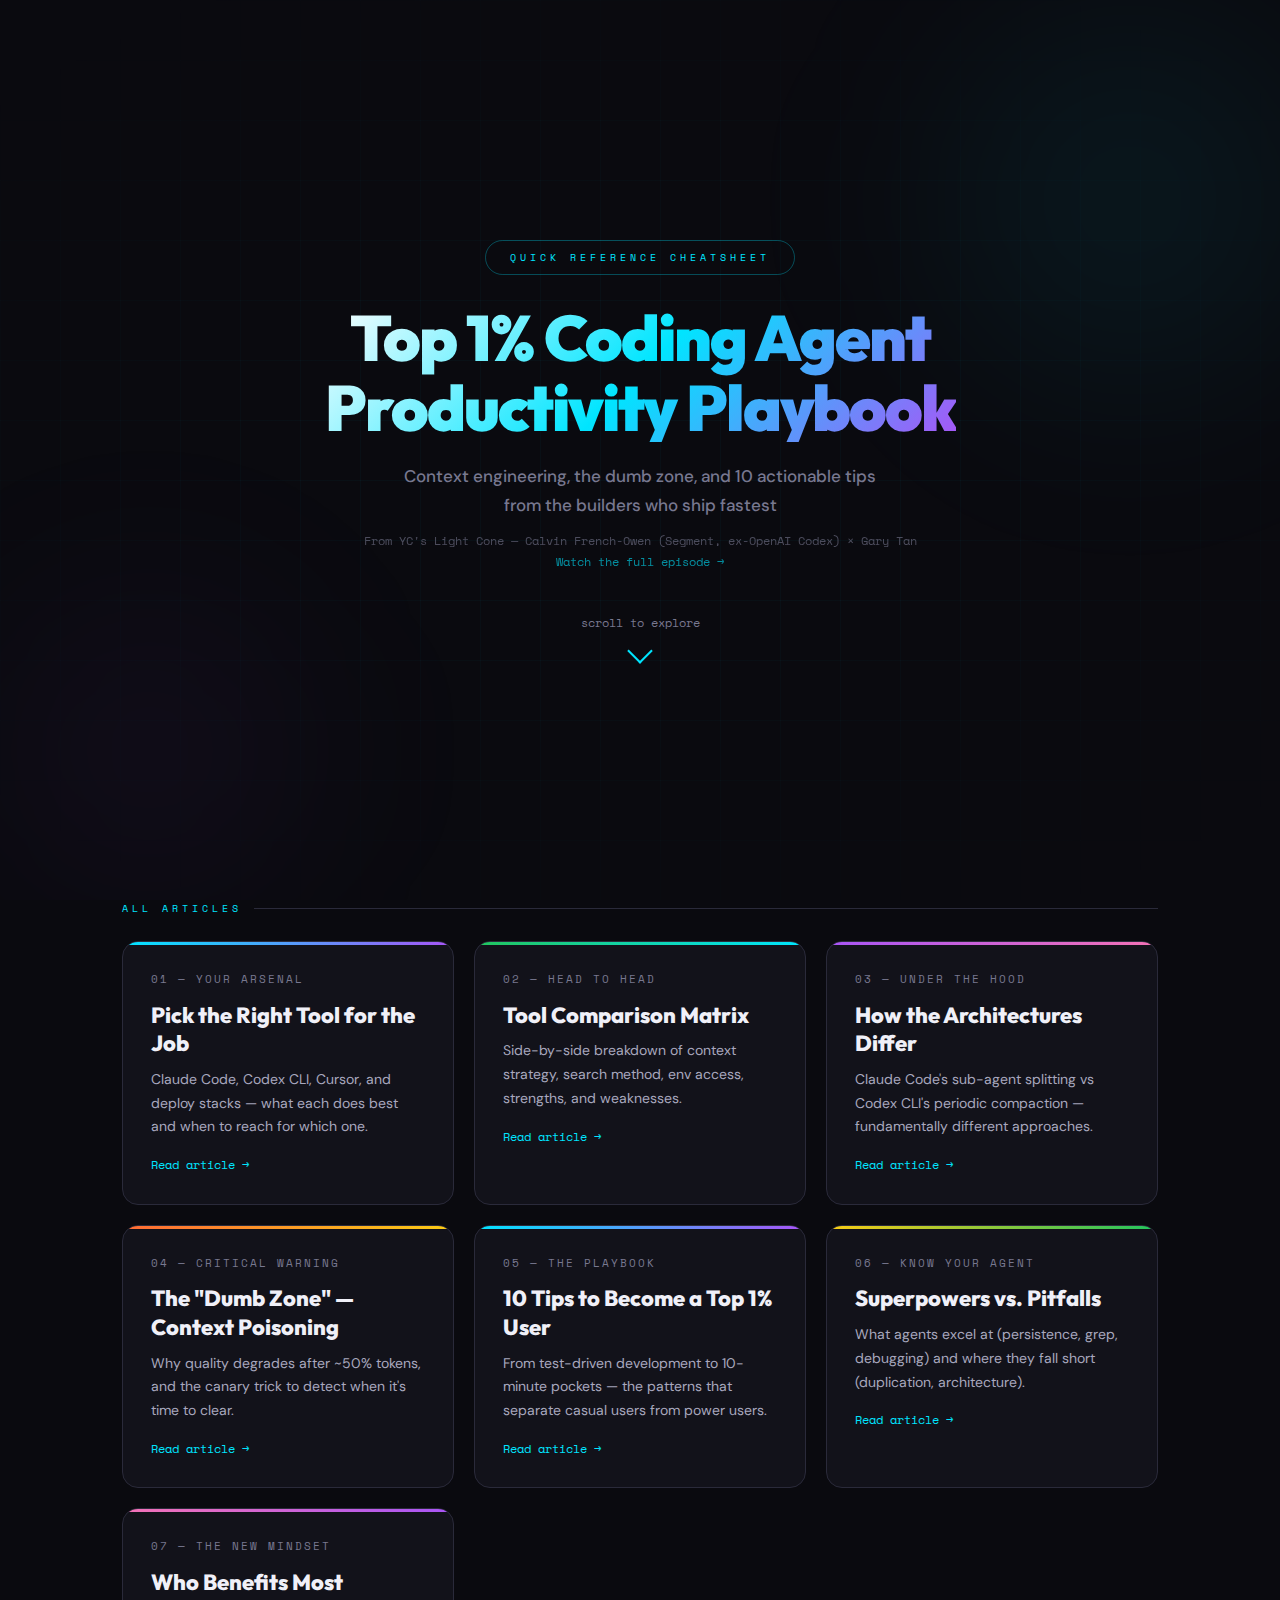
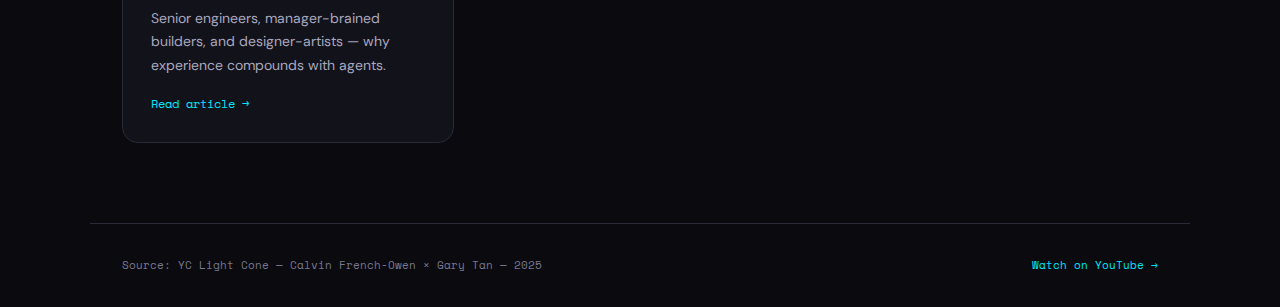
<file: index.html>
<!DOCTYPE html>
<html lang="en">
<head>
<meta charset="UTF-8">
<meta name="viewport" content="width=device-width, initial-scale=1.0">
<title>Top 1% Coding Agent Productivity Playbook</title>
<meta name="description" content="Context engineering, the dumb zone, and 10 actionable tips from the builders who ship fastest.">
<meta property="og:title" content="Top 1% Coding Agent Productivity Playbook">
<meta property="og:description" content="Context engineering, the dumb zone, and 10 actionable tips from the builders who ship fastest.">
<link href="https://fonts.googleapis.com/css2?family=Space+Mono:wght@400;700&family=DM+Sans:wght@400;500;600;700&family=Outfit:wght@300;400;600;700;800;900&display=swap" rel="stylesheet">
<link rel="stylesheet" href="style.css">
</head>
<body>

<section class="hero" id="top">
  <div class="hero-glow-1"></div>
  <div class="hero-glow-2"></div>
  <div class="hero-content">
    <div class="badge">Quick Reference Cheatsheet</div>
    <h1>Top 1% Coding Agent<br>Productivity Playbook</h1>
    <p class="subtitle">Context engineering, the dumb zone, and 10 actionable tips<br>from the builders who ship fastest</p>
    <p class="meta">From YC's Light Cone — Calvin French-Owen (Segment, ex-OpenAI Codex) × Gary Tan<br><a href="https://www.youtube.com/watch?v=qwmmWzPnhog" target="_blank">Watch the full episode →</a></p>
    <a href="#articles" class="scroll-cue">
      scroll to explore
      <div class="arrow"></div>
    </a>
  </div>
</section>

<div class="articles-hub" id="articles">
  <div class="hub-title">All Articles</div>
  <div class="hub-grid">

    <a href="articles/your-arsenal.html" class="hub-card c-cyan">
      <div class="card-num">01 — Your Arsenal</div>
      <div class="card-title">Pick the Right Tool for the Job</div>
      <div class="card-desc">Claude Code, Codex CLI, Cursor, and deploy stacks — what each does best and when to reach for which one.</div>
      <div class="card-arrow">Read article →</div>
    </a>

    <a href="articles/tool-comparison.html" class="hub-card c-green">
      <div class="card-num">02 — Head to Head</div>
      <div class="card-title">Tool Comparison Matrix</div>
      <div class="card-desc">Side-by-side breakdown of context strategy, search method, env access, strengths, and weaknesses.</div>
      <div class="card-arrow">Read article →</div>
    </a>

    <a href="articles/architecture.html" class="hub-card c-purple">
      <div class="card-num">03 — Under the Hood</div>
      <div class="card-title">How the Architectures Differ</div>
      <div class="card-desc">Claude Code's sub-agent splitting vs Codex CLI's periodic compaction — fundamentally different approaches.</div>
      <div class="card-arrow">Read article →</div>
    </a>

    <a href="articles/context-poisoning.html" class="hub-card c-orange">
      <div class="card-num">04 — Critical Warning</div>
      <div class="card-title">The "Dumb Zone" — Context Poisoning</div>
      <div class="card-desc">Why quality degrades after ~50% tokens, and the canary trick to detect when it's time to clear.</div>
      <div class="card-arrow">Read article →</div>
    </a>

    <a href="articles/10-tips.html" class="hub-card c-cyan">
      <div class="card-num">05 — The Playbook</div>
      <div class="card-title">10 Tips to Become a Top 1% User</div>
      <div class="card-desc">From test-driven development to 10-minute pockets — the patterns that separate casual users from power users.</div>
      <div class="card-arrow">Read article →</div>
    </a>

    <a href="articles/superpowers.html" class="hub-card c-yellow">
      <div class="card-num">06 — Know Your Agent</div>
      <div class="card-title">Superpowers vs. Pitfalls</div>
      <div class="card-desc">What agents excel at (persistence, grep, debugging) and where they fall short (duplication, architecture).</div>
      <div class="card-arrow">Read article →</div>
    </a>

    <a href="articles/who-benefits.html" class="hub-card c-pink">
      <div class="card-num">07 — The New Mindset</div>
      <div class="card-title">Who Benefits Most</div>
      <div class="card-desc">Senior engineers, manager-brained builders, and designer-artists — why experience compounds with agents.</div>
      <div class="card-arrow">Read article →</div>
    </a>

  </div>
</div>

<footer class="footer">
  <span>Source: YC Light Cone — Calvin French-Owen × Gary Tan — 2025</span>
  <a href="https://www.youtube.com/watch?v=qwmmWzPnhog" target="_blank">Watch on YouTube →</a>
</footer>

</body>
</html>
</file>
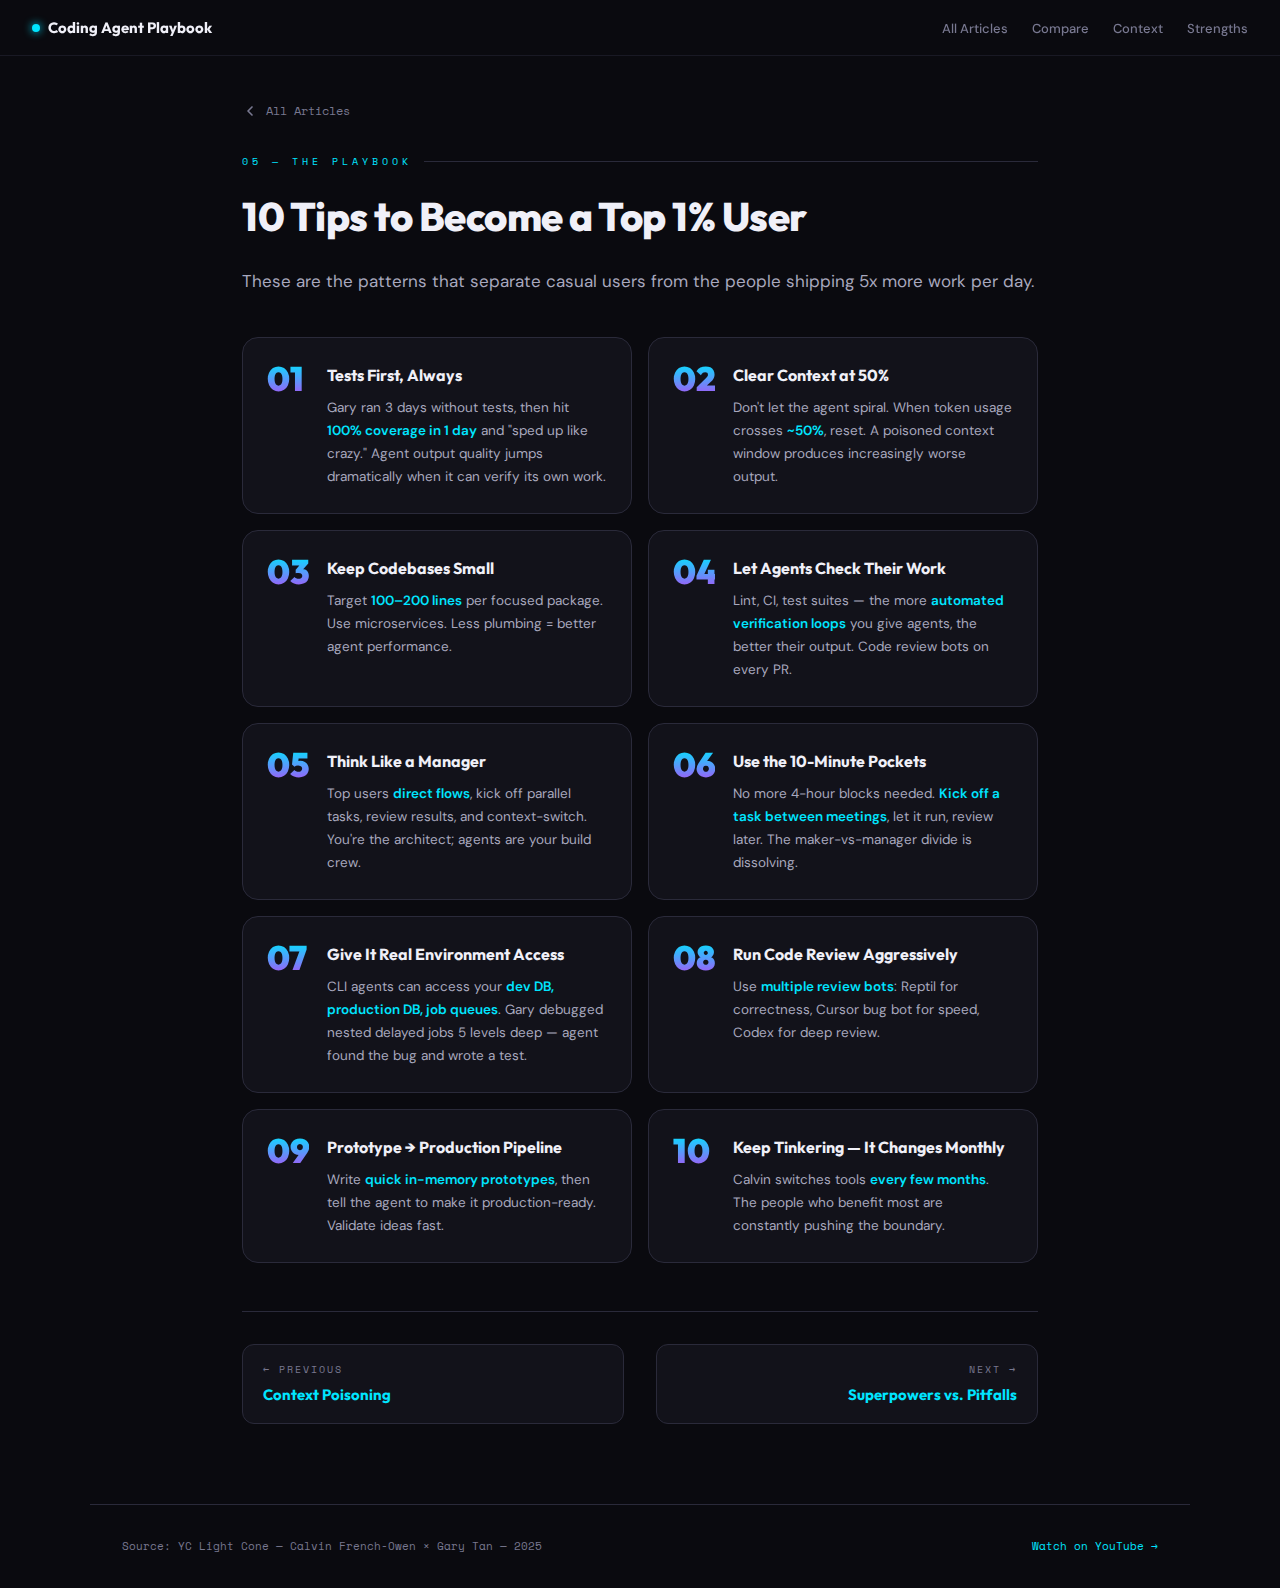
<file: articles/10-tips.html>
<!DOCTYPE html>
<html lang="en">
<head>
<meta charset="UTF-8">
<meta name="viewport" content="width=device-width, initial-scale=1.0">
<title>10 Tips to Become a Top 1% User — Coding Agent Playbook</title>
<link href="https://fonts.googleapis.com/css2?family=Space+Mono:wght@400;700&family=DM+Sans:wght@400;500;600;700&family=Outfit:wght@300;400;600;700;800;900&display=swap" rel="stylesheet">
<link rel="stylesheet" href="../style.css">
</head>
<body>

<nav class="nav">
  <a href="../" class="nav-brand"><span class="ndot"></span> Coding Agent Playbook</a>
  <ul class="nav-links">
    <li><a href="../">All Articles</a></li>
    <li><a href="tool-comparison.html">Compare</a></li>
    <li><a href="context-poisoning.html">Context</a></li>
    <li><a href="superpowers.html">Strengths</a></li>
  </ul>
</nav>

<div class="article-page">
  <a href="../" class="back-link">
    <svg viewBox="0 0 24 24" fill="none" stroke-width="2.5" stroke-linecap="round" stroke-linejoin="round"><polyline points="15 18 9 12 15 6"></polyline></svg>
    All Articles
  </a>

  <div class="page-label">05 — The Playbook</div>
  <h1 class="page-title">10 Tips to Become a Top 1% User</h1>
  <p class="page-intro">These are the patterns that separate casual users from the people shipping 5x more work per day.</p>

  <div class="article-section">
    <div class="tips-grid">
      <div class="tip-card"><div class="tip-num">01</div><div class="tip-content"><h3>Tests First, Always</h3><p>Gary ran 3 days without tests, then hit <span class="hl">100% coverage in 1 day</span> and "sped up like crazy." Agent output quality jumps dramatically when it can verify its own work.</p></div></div>
      <div class="tip-card"><div class="tip-num">02</div><div class="tip-content"><h3>Clear Context at 50%</h3><p>Don't let the agent spiral. When token usage crosses <span class="hl">~50%</span>, reset. A poisoned context window produces increasingly worse output.</p></div></div>
      <div class="tip-card"><div class="tip-num">03</div><div class="tip-content"><h3>Keep Codebases Small</h3><p>Target <span class="hl">100–200 lines</span> per focused package. Use microservices. Less plumbing = better agent performance.</p></div></div>
      <div class="tip-card"><div class="tip-num">04</div><div class="tip-content"><h3>Let Agents Check Their Work</h3><p>Lint, CI, test suites — the more <span class="hl">automated verification loops</span> you give agents, the better their output. Code review bots on every PR.</p></div></div>
      <div class="tip-card"><div class="tip-num">05</div><div class="tip-content"><h3>Think Like a Manager</h3><p>Top users <span class="hl">direct flows</span>, kick off parallel tasks, review results, and context-switch. You're the architect; agents are your build crew.</p></div></div>
      <div class="tip-card"><div class="tip-num">06</div><div class="tip-content"><h3>Use the 10-Minute Pockets</h3><p>No more 4-hour blocks needed. <span class="hl">Kick off a task between meetings</span>, let it run, review later. The maker-vs-manager divide is dissolving.</p></div></div>
      <div class="tip-card"><div class="tip-num">07</div><div class="tip-content"><h3>Give It Real Environment Access</h3><p>CLI agents can access your <span class="hl">dev DB, production DB, job queues</span>. Gary debugged nested delayed jobs 5 levels deep — agent found the bug and wrote a test.</p></div></div>
      <div class="tip-card"><div class="tip-num">08</div><div class="tip-content"><h3>Run Code Review Aggressively</h3><p>Use <span class="hl">multiple review bots</span>: Reptil for correctness, Cursor bug bot for speed, Codex for deep review.</p></div></div>
      <div class="tip-card"><div class="tip-num">09</div><div class="tip-content"><h3>Prototype → Production Pipeline</h3><p>Write <span class="hl">quick in-memory prototypes</span>, then tell the agent to make it production-ready. Validate ideas fast.</p></div></div>
      <div class="tip-card"><div class="tip-num">10</div><div class="tip-content"><h3>Keep Tinkering — It Changes Monthly</h3><p>Calvin switches tools <span class="hl">every few months</span>. The people who benefit most are constantly pushing the boundary.</p></div></div>
    </div>
  </div>

  <div class="article-nav">
    <a href="context-poisoning.html">
      <span class="nav-label">← Previous</span>
      <span class="nav-title">Context Poisoning</span>
    </a>
    <a href="superpowers.html" class="next">
      <span class="nav-label">Next →</span>
      <span class="nav-title">Superpowers vs. Pitfalls</span>
    </a>
  </div>
</div>

<footer class="footer">
  <span>Source: YC Light Cone — Calvin French-Owen × Gary Tan — 2025</span>
  <a href="https://www.youtube.com/watch?v=qwmmWzPnhog" target="_blank">Watch on YouTube →</a>
</footer>
</body>
</html>
</file>
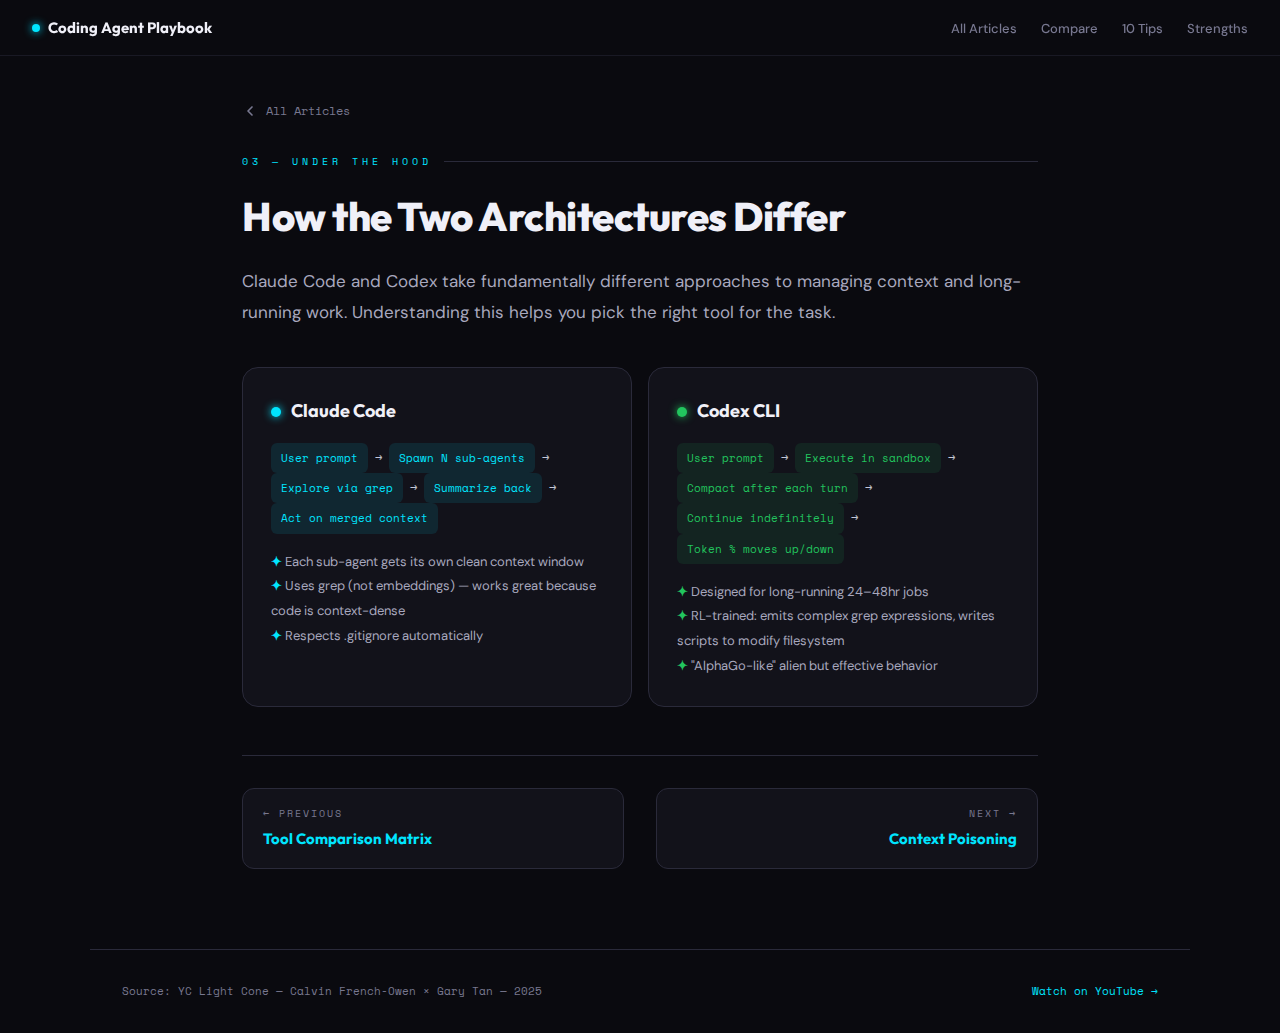
<file: articles/architecture.html>
<!DOCTYPE html>
<html lang="en">
<head>
<meta charset="UTF-8">
<meta name="viewport" content="width=device-width, initial-scale=1.0">
<title>How the Architectures Differ — Coding Agent Playbook</title>
<link href="https://fonts.googleapis.com/css2?family=Space+Mono:wght@400;700&family=DM+Sans:wght@400;500;600;700&family=Outfit:wght@300;400;600;700;800;900&display=swap" rel="stylesheet">
<link rel="stylesheet" href="../style.css">
</head>
<body>

<nav class="nav">
  <a href="../" class="nav-brand"><span class="ndot"></span> Coding Agent Playbook</a>
  <ul class="nav-links">
    <li><a href="../">All Articles</a></li>
    <li><a href="tool-comparison.html">Compare</a></li>
    <li><a href="10-tips.html">10 Tips</a></li>
    <li><a href="superpowers.html">Strengths</a></li>
  </ul>
</nav>

<div class="article-page">
  <a href="../" class="back-link">
    <svg viewBox="0 0 24 24" fill="none" stroke-width="2.5" stroke-linecap="round" stroke-linejoin="round"><polyline points="15 18 9 12 15 6"></polyline></svg>
    All Articles
  </a>

  <div class="page-label">03 — Under the Hood</div>
  <h1 class="page-title">How the Two Architectures Differ</h1>
  <p class="page-intro">Claude Code and Codex take fundamentally different approaches to managing context and long-running work. Understanding this helps you pick the right tool for the task.</p>

  <div class="article-section">
    <div class="arch-grid">
      <div class="arch-card">
        <h3><span class="dot cyan"></span> Claude Code</h3>
        <div class="flow">
          <span class="node cyan-bg">User prompt</span> →
          <span class="node cyan-bg">Spawn N sub-agents</span> →
          <span class="node cyan-bg">Explore via grep</span> →
          <span class="node cyan-bg">Summarize back</span> →
          <span class="node cyan-bg">Act on merged context</span>
        </div>
        <div class="detail">
          <span>✦</span> Each sub-agent gets its own clean context window<br>
          <span>✦</span> Uses grep (not embeddings) — works great because code is context-dense<br>
          <span>✦</span> Respects .gitignore automatically
        </div>
      </div>
      <div class="arch-card">
        <h3><span class="dot green"></span> Codex CLI</h3>
        <div class="flow">
          <span class="node green-bg">User prompt</span> →
          <span class="node green-bg">Execute in sandbox</span> →
          <span class="node green-bg">Compact after each turn</span> →
          <span class="node green-bg">Continue indefinitely</span> →
          <span class="node green-bg">Token % moves up/down</span>
        </div>
        <div class="detail">
          <span>✦</span> Designed for long-running 24–48hr jobs<br>
          <span>✦</span> RL-trained: emits complex grep expressions, writes scripts to modify filesystem<br>
          <span>✦</span> "AlphaGo-like" alien but effective behavior
        </div>
      </div>
    </div>
  </div>

  <div class="article-nav">
    <a href="tool-comparison.html">
      <span class="nav-label">← Previous</span>
      <span class="nav-title">Tool Comparison Matrix</span>
    </a>
    <a href="context-poisoning.html" class="next">
      <span class="nav-label">Next →</span>
      <span class="nav-title">Context Poisoning</span>
    </a>
  </div>
</div>

<footer class="footer">
  <span>Source: YC Light Cone — Calvin French-Owen × Gary Tan — 2025</span>
  <a href="https://www.youtube.com/watch?v=qwmmWzPnhog" target="_blank">Watch on YouTube →</a>
</footer>
</body>
</html>
</file>
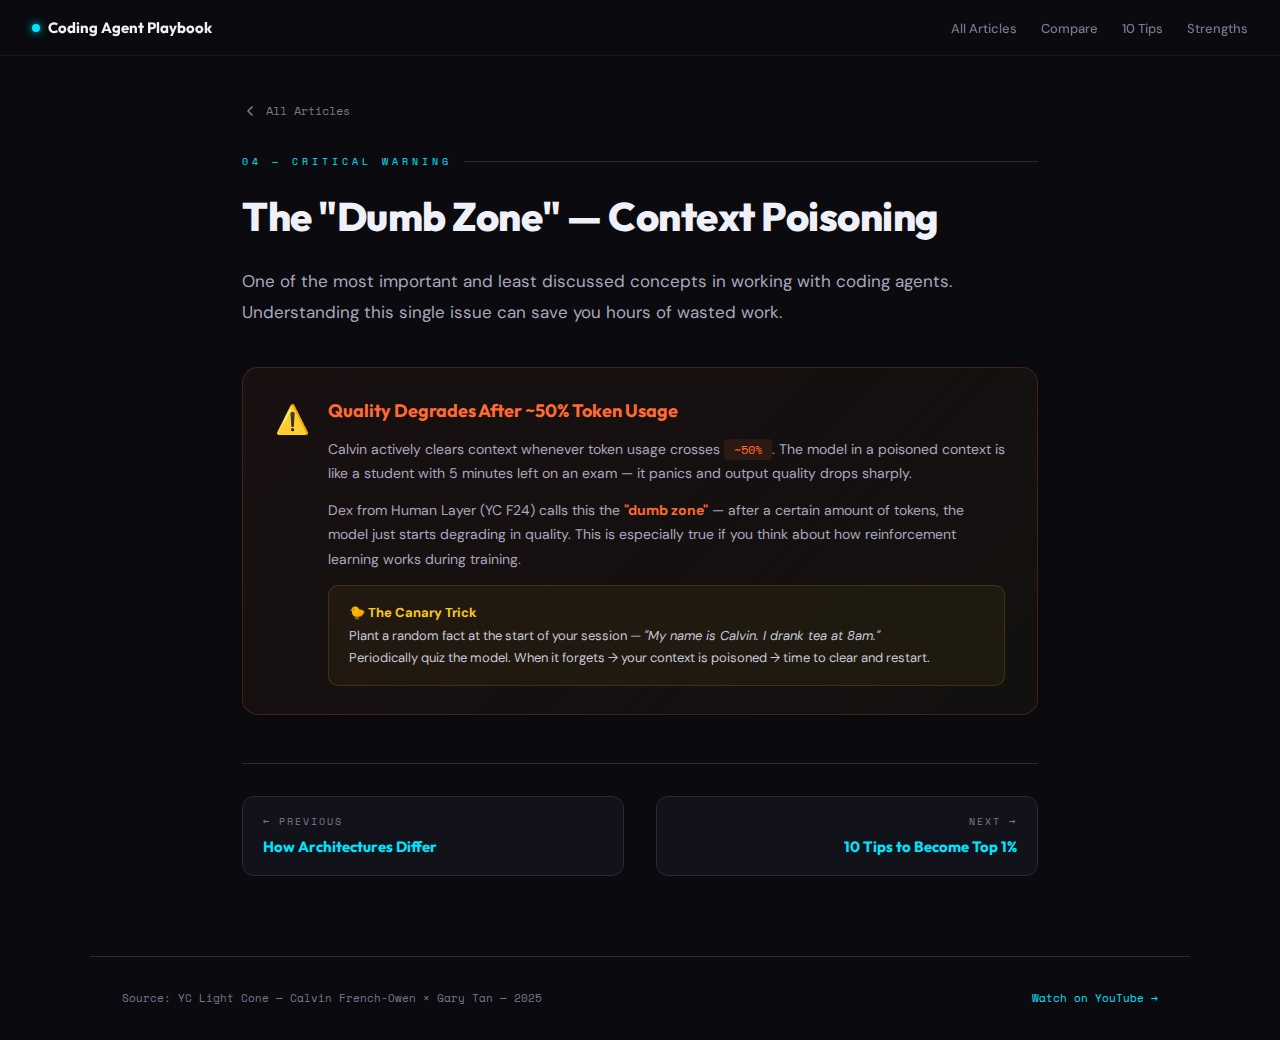
<file: articles/context-poisoning.html>
<!DOCTYPE html>
<html lang="en">
<head>
<meta charset="UTF-8">
<meta name="viewport" content="width=device-width, initial-scale=1.0">
<title>The "Dumb Zone" — Context Poisoning — Coding Agent Playbook</title>
<link href="https://fonts.googleapis.com/css2?family=Space+Mono:wght@400;700&family=DM+Sans:wght@400;500;600;700&family=Outfit:wght@300;400;600;700;800;900&display=swap" rel="stylesheet">
<link rel="stylesheet" href="../style.css">
</head>
<body>

<nav class="nav">
  <a href="../" class="nav-brand"><span class="ndot"></span> Coding Agent Playbook</a>
  <ul class="nav-links">
    <li><a href="../">All Articles</a></li>
    <li><a href="tool-comparison.html">Compare</a></li>
    <li><a href="10-tips.html">10 Tips</a></li>
    <li><a href="superpowers.html">Strengths</a></li>
  </ul>
</nav>

<div class="article-page">
  <a href="../" class="back-link">
    <svg viewBox="0 0 24 24" fill="none" stroke-width="2.5" stroke-linecap="round" stroke-linejoin="round"><polyline points="15 18 9 12 15 6"></polyline></svg>
    All Articles
  </a>

  <div class="page-label">04 — Critical Warning</div>
  <h1 class="page-title">The "Dumb Zone" — Context Poisoning</h1>
  <p class="page-intro">One of the most important and least discussed concepts in working with coding agents. Understanding this single issue can save you hours of wasted work.</p>

  <div class="article-section">
    <div class="warning-banner">
      <div class="warning-icon">⚠️</div>
      <div>
        <h3>Quality Degrades After ~50% Token Usage</h3>
        <p>Calvin actively clears context whenever token usage crosses <span class="mono">~50%</span>. The model in a poisoned context is like a student with 5 minutes left on an exam — it panics and output quality drops sharply.</p>
        <p style="margin-top:12px;">Dex from Human Layer (YC F24) calls this the <strong style="color:var(--accent-orange)">"dumb zone"</strong> — after a certain amount of tokens, the model just starts degrading in quality. This is especially true if you think about how reinforcement learning works during training.</p>
        <div class="canary">
          <strong>🐤 The Canary Trick</strong><br>
          Plant a random fact at the start of your session — <em>"My name is Calvin. I drank tea at 8am."</em><br>
          Periodically quiz the model. When it forgets → your context is poisoned → time to clear and restart.
        </div>
      </div>
    </div>
  </div>

  <div class="article-nav">
    <a href="architecture.html">
      <span class="nav-label">← Previous</span>
      <span class="nav-title">How Architectures Differ</span>
    </a>
    <a href="10-tips.html" class="next">
      <span class="nav-label">Next →</span>
      <span class="nav-title">10 Tips to Become Top 1%</span>
    </a>
  </div>
</div>

<footer class="footer">
  <span>Source: YC Light Cone — Calvin French-Owen × Gary Tan — 2025</span>
  <a href="https://www.youtube.com/watch?v=qwmmWzPnhog" target="_blank">Watch on YouTube →</a>
</footer>
</body>
</html>
</file>
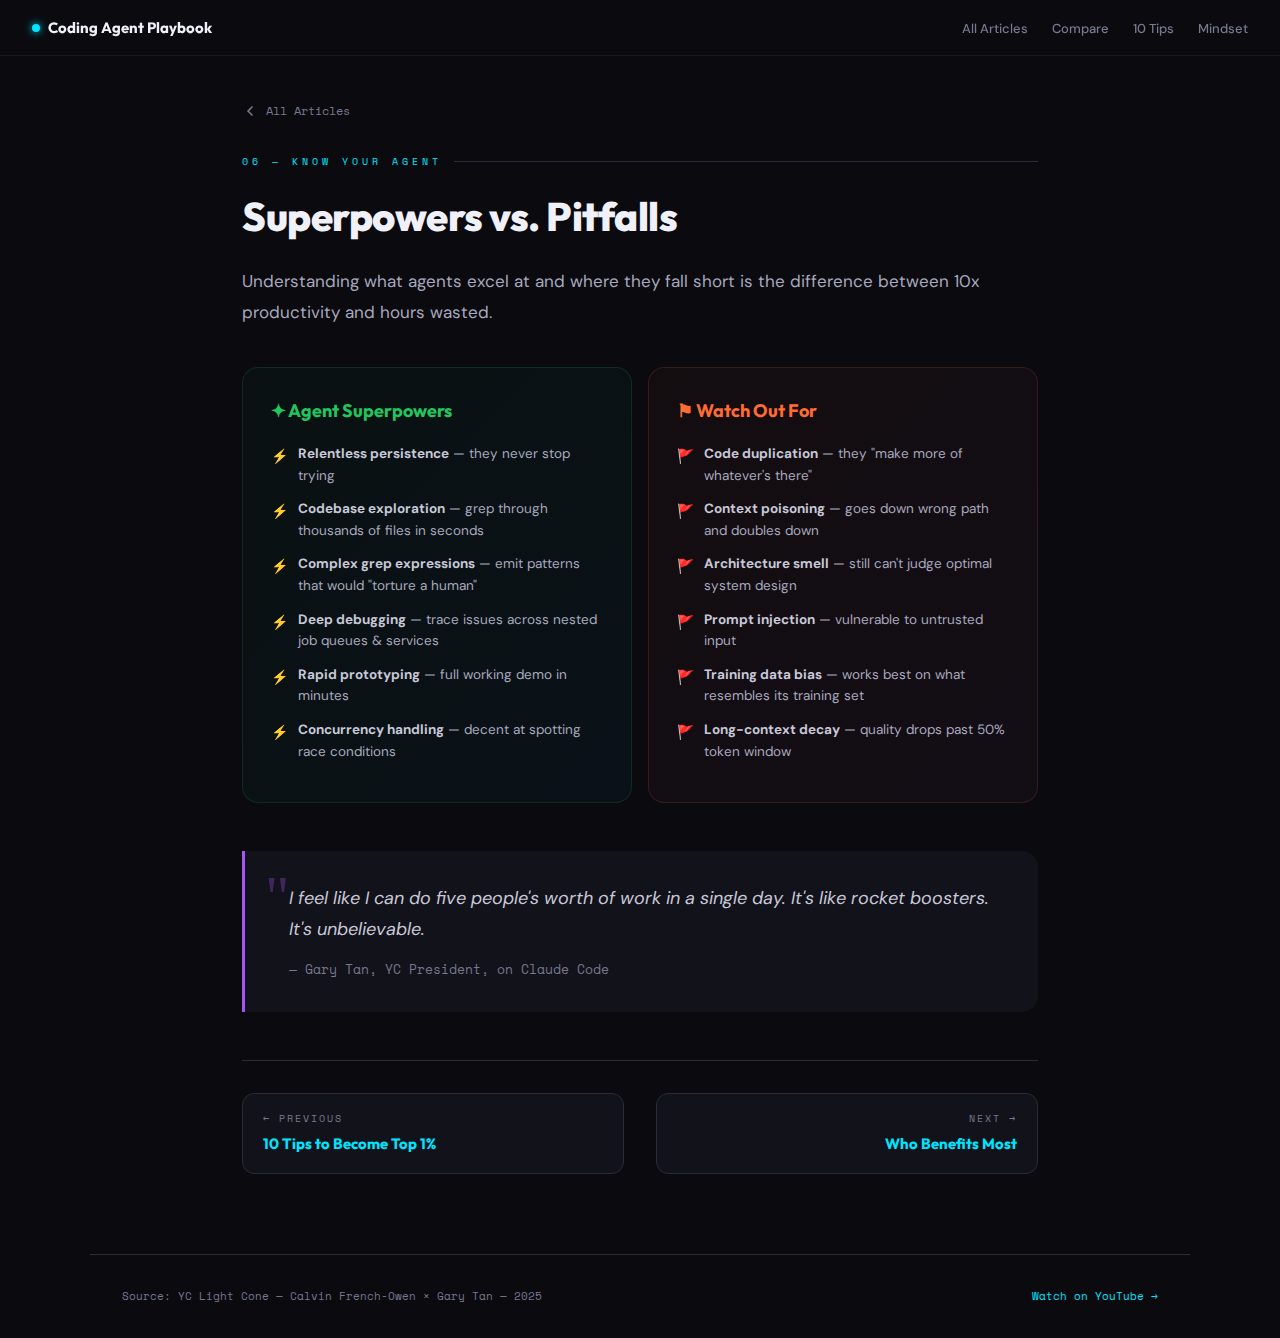
<file: articles/superpowers.html>
<!DOCTYPE html>
<html lang="en">
<head>
<meta charset="UTF-8">
<meta name="viewport" content="width=device-width, initial-scale=1.0">
<title>Superpowers vs. Pitfalls — Coding Agent Playbook</title>
<link href="https://fonts.googleapis.com/css2?family=Space+Mono:wght@400;700&family=DM+Sans:wght@400;500;600;700&family=Outfit:wght@300;400;600;700;800;900&display=swap" rel="stylesheet">
<link rel="stylesheet" href="../style.css">
</head>
<body>

<nav class="nav">
  <a href="../" class="nav-brand"><span class="ndot"></span> Coding Agent Playbook</a>
  <ul class="nav-links">
    <li><a href="../">All Articles</a></li>
    <li><a href="tool-comparison.html">Compare</a></li>
    <li><a href="10-tips.html">10 Tips</a></li>
    <li><a href="who-benefits.html">Mindset</a></li>
  </ul>
</nav>

<div class="article-page">
  <a href="../" class="back-link">
    <svg viewBox="0 0 24 24" fill="none" stroke-width="2.5" stroke-linecap="round" stroke-linejoin="round"><polyline points="15 18 9 12 15 6"></polyline></svg>
    All Articles
  </a>

  <div class="page-label">06 — Know Your Agent</div>
  <h1 class="page-title">Superpowers vs. Pitfalls</h1>
  <p class="page-intro">Understanding what agents excel at and where they fall short is the difference between 10x productivity and hours wasted.</p>

  <div class="article-section">
    <div class="sw-grid">
      <div class="sw-card super">
        <h3>✦ Agent Superpowers</h3>
        <div class="sw-item"><span class="icon">⚡</span><span><strong>Relentless persistence</strong> — they never stop trying</span></div>
        <div class="sw-item"><span class="icon">⚡</span><span><strong>Codebase exploration</strong> — grep through thousands of files in seconds</span></div>
        <div class="sw-item"><span class="icon">⚡</span><span><strong>Complex grep expressions</strong> — emit patterns that would "torture a human"</span></div>
        <div class="sw-item"><span class="icon">⚡</span><span><strong>Deep debugging</strong> — trace issues across nested job queues & services</span></div>
        <div class="sw-item"><span class="icon">⚡</span><span><strong>Rapid prototyping</strong> — full working demo in minutes</span></div>
        <div class="sw-item"><span class="icon">⚡</span><span><strong>Concurrency handling</strong> — decent at spotting race conditions</span></div>
      </div>
      <div class="sw-card weak">
        <h3>⚑ Watch Out For</h3>
        <div class="sw-item"><span class="icon">🚩</span><span><strong>Code duplication</strong> — they "make more of whatever's there"</span></div>
        <div class="sw-item"><span class="icon">🚩</span><span><strong>Context poisoning</strong> — goes down wrong path and doubles down</span></div>
        <div class="sw-item"><span class="icon">🚩</span><span><strong>Architecture smell</strong> — still can't judge optimal system design</span></div>
        <div class="sw-item"><span class="icon">🚩</span><span><strong>Prompt injection</strong> — vulnerable to untrusted input</span></div>
        <div class="sw-item"><span class="icon">🚩</span><span><strong>Training data bias</strong> — works best on what resembles its training set</span></div>
        <div class="sw-item"><span class="icon">🚩</span><span><strong>Long-context decay</strong> — quality drops past 50% token window</span></div>
      </div>
    </div>
  </div>

  <div class="article-section" style="margin-top: 8px;">
    <div class="quote-card">
      <span class="quote-mark">"</span>
      <blockquote>I feel like I can do five people's worth of work in a single day. It's like rocket boosters. It's unbelievable.</blockquote>
      <div class="attr">— Gary Tan, YC President, on Claude Code</div>
    </div>
  </div>

  <div class="article-nav">
    <a href="10-tips.html">
      <span class="nav-label">← Previous</span>
      <span class="nav-title">10 Tips to Become Top 1%</span>
    </a>
    <a href="who-benefits.html" class="next">
      <span class="nav-label">Next →</span>
      <span class="nav-title">Who Benefits Most</span>
    </a>
  </div>
</div>

<footer class="footer">
  <span>Source: YC Light Cone — Calvin French-Owen × Gary Tan — 2025</span>
  <a href="https://www.youtube.com/watch?v=qwmmWzPnhog" target="_blank">Watch on YouTube →</a>
</footer>
</body>
</html>
</file>
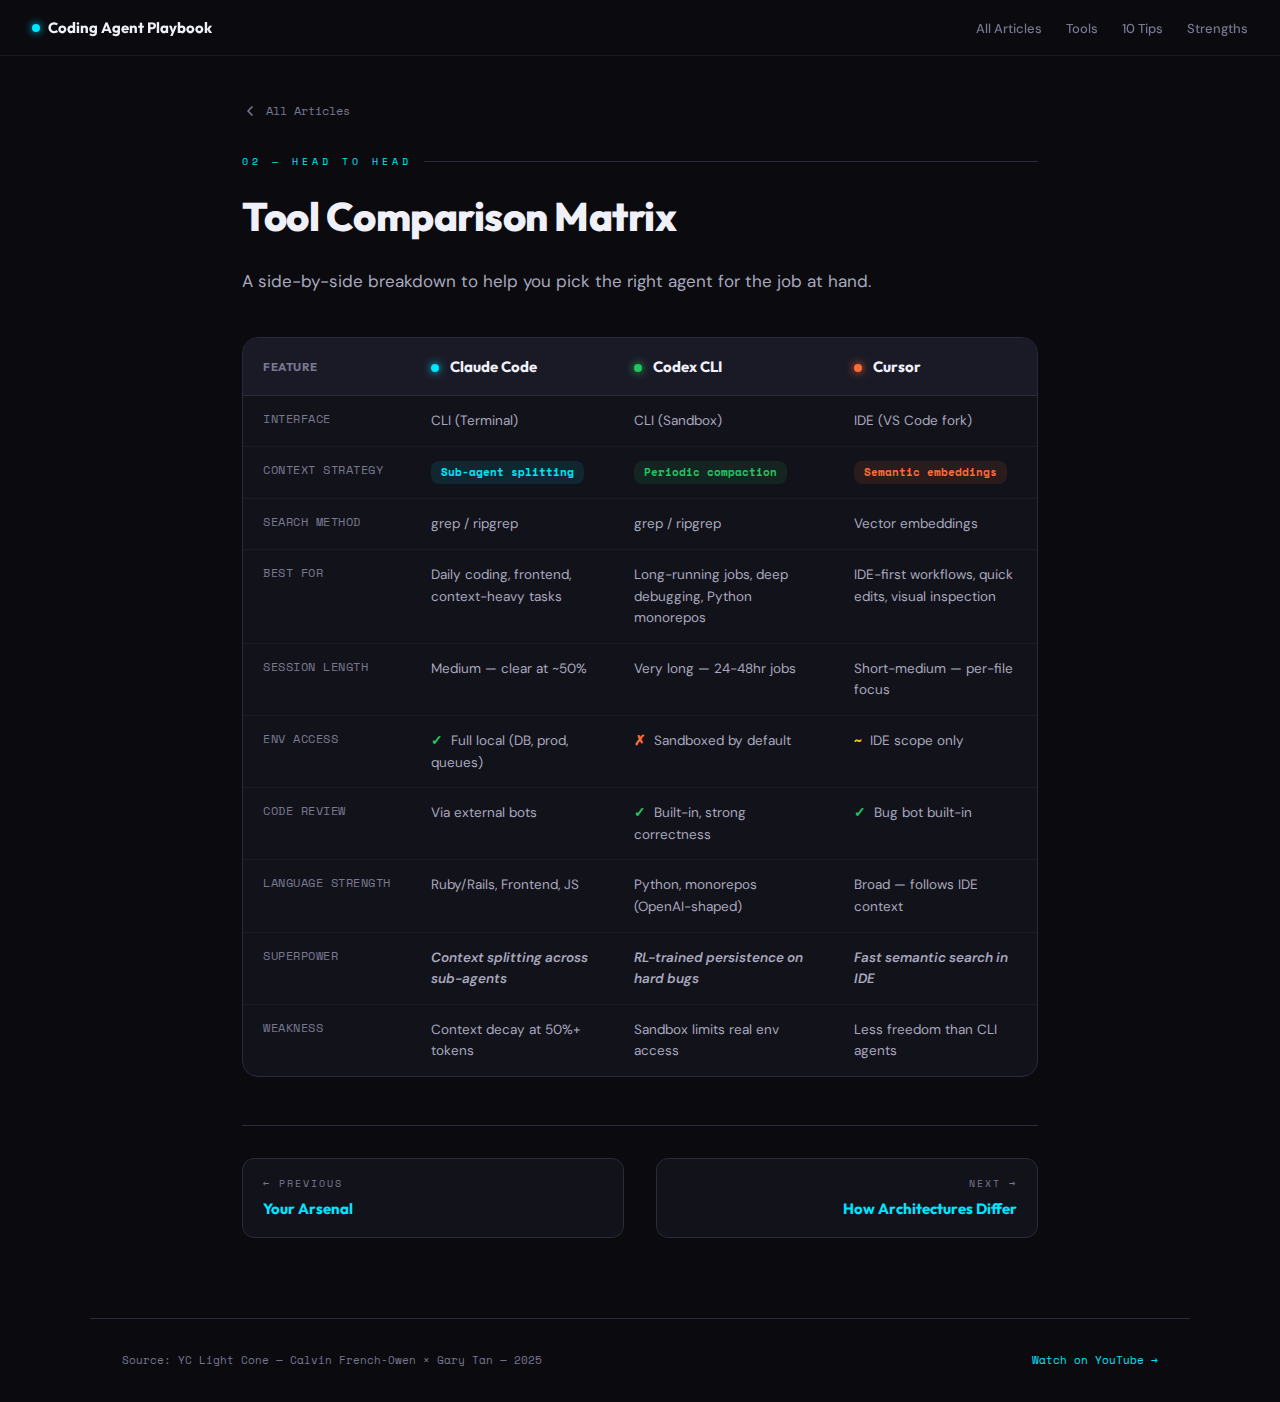
<file: articles/tool-comparison.html>
<!DOCTYPE html>
<html lang="en">
<head>
<meta charset="UTF-8">
<meta name="viewport" content="width=device-width, initial-scale=1.0">
<title>Tool Comparison Matrix — Coding Agent Playbook</title>
<link href="https://fonts.googleapis.com/css2?family=Space+Mono:wght@400;700&family=DM+Sans:wght@400;500;600;700&family=Outfit:wght@300;400;600;700;800;900&display=swap" rel="stylesheet">
<link rel="stylesheet" href="../style.css">
</head>
<body>

<nav class="nav">
  <a href="../" class="nav-brand"><span class="ndot"></span> Coding Agent Playbook</a>
  <ul class="nav-links">
    <li><a href="../">All Articles</a></li>
    <li><a href="your-arsenal.html">Tools</a></li>
    <li><a href="10-tips.html">10 Tips</a></li>
    <li><a href="superpowers.html">Strengths</a></li>
  </ul>
</nav>

<div class="article-page">
  <a href="../" class="back-link">
    <svg viewBox="0 0 24 24" fill="none" stroke-width="2.5" stroke-linecap="round" stroke-linejoin="round"><polyline points="15 18 9 12 15 6"></polyline></svg>
    All Articles
  </a>

  <div class="page-label">02 — Head to Head</div>
  <h1 class="page-title">Tool Comparison Matrix</h1>
  <p class="page-intro">A side-by-side breakdown to help you pick the right agent for the job at hand.</p>

  <div class="article-section">
    <div class="table-wrap">
      <table class="compare-table">
        <thead>
          <tr>
            <th class="feature-col">Feature</th>
            <th><span class="th-dot" style="background:var(--accent-cyan);box-shadow:0 0 8px var(--accent-cyan)"></span> Claude Code</th>
            <th><span class="th-dot" style="background:var(--accent-green);box-shadow:0 0 8px var(--accent-green)"></span> Codex CLI</th>
            <th><span class="th-dot" style="background:var(--accent-orange);box-shadow:0 0 8px var(--accent-orange)"></span> Cursor</th>
          </tr>
        </thead>
        <tbody>
          <tr><td class="feature-col">Interface</td><td>CLI (Terminal)</td><td>CLI (Sandbox)</td><td>IDE (VS Code fork)</td></tr>
          <tr><td class="feature-col">Context Strategy</td><td><span class="cell-tag cyan-tag">Sub-agent splitting</span></td><td><span class="cell-tag green-tag">Periodic compaction</span></td><td><span class="cell-tag orange-tag">Semantic embeddings</span></td></tr>
          <tr><td class="feature-col">Search Method</td><td>grep / ripgrep</td><td>grep / ripgrep</td><td>Vector embeddings</td></tr>
          <tr><td class="feature-col">Best For</td><td>Daily coding, frontend, context-heavy tasks</td><td>Long-running jobs, deep debugging, Python monorepos</td><td>IDE-first workflows, quick edits, visual inspection</td></tr>
          <tr><td class="feature-col">Session Length</td><td>Medium — clear at ~50%</td><td>Very long — 24-48hr jobs</td><td>Short-medium — per-file focus</td></tr>
          <tr><td class="feature-col">Env Access</td><td><span class="cell-yes">✓</span> Full local (DB, prod, queues)</td><td><span class="cell-no">✗</span> Sandboxed by default</td><td><span class="cell-partial">~</span> IDE scope only</td></tr>
          <tr><td class="feature-col">Code Review</td><td>Via external bots</td><td><span class="cell-yes">✓</span> Built-in, strong correctness</td><td><span class="cell-yes">✓</span> Bug bot built-in</td></tr>
          <tr><td class="feature-col">Language Strength</td><td>Ruby/Rails, Frontend, JS</td><td>Python, monorepos (OpenAI-shaped)</td><td>Broad — follows IDE context</td></tr>
          <tr><td class="feature-col">Superpower</td><td class="super-cell cyan-glow">Context splitting across sub-agents</td><td class="super-cell green-glow">RL-trained persistence on hard bugs</td><td class="super-cell orange-glow">Fast semantic search in IDE</td></tr>
          <tr><td class="feature-col">Weakness</td><td>Context decay at 50%+ tokens</td><td>Sandbox limits real env access</td><td>Less freedom than CLI agents</td></tr>
        </tbody>
      </table>
    </div>
  </div>

  <div class="article-nav">
    <a href="your-arsenal.html">
      <span class="nav-label">← Previous</span>
      <span class="nav-title">Your Arsenal</span>
    </a>
    <a href="architecture.html" class="next">
      <span class="nav-label">Next →</span>
      <span class="nav-title">How Architectures Differ</span>
    </a>
  </div>
</div>

<footer class="footer">
  <span>Source: YC Light Cone — Calvin French-Owen × Gary Tan — 2025</span>
  <a href="https://www.youtube.com/watch?v=qwmmWzPnhog" target="_blank">Watch on YouTube →</a>
</footer>
</body>
</html>
</file>
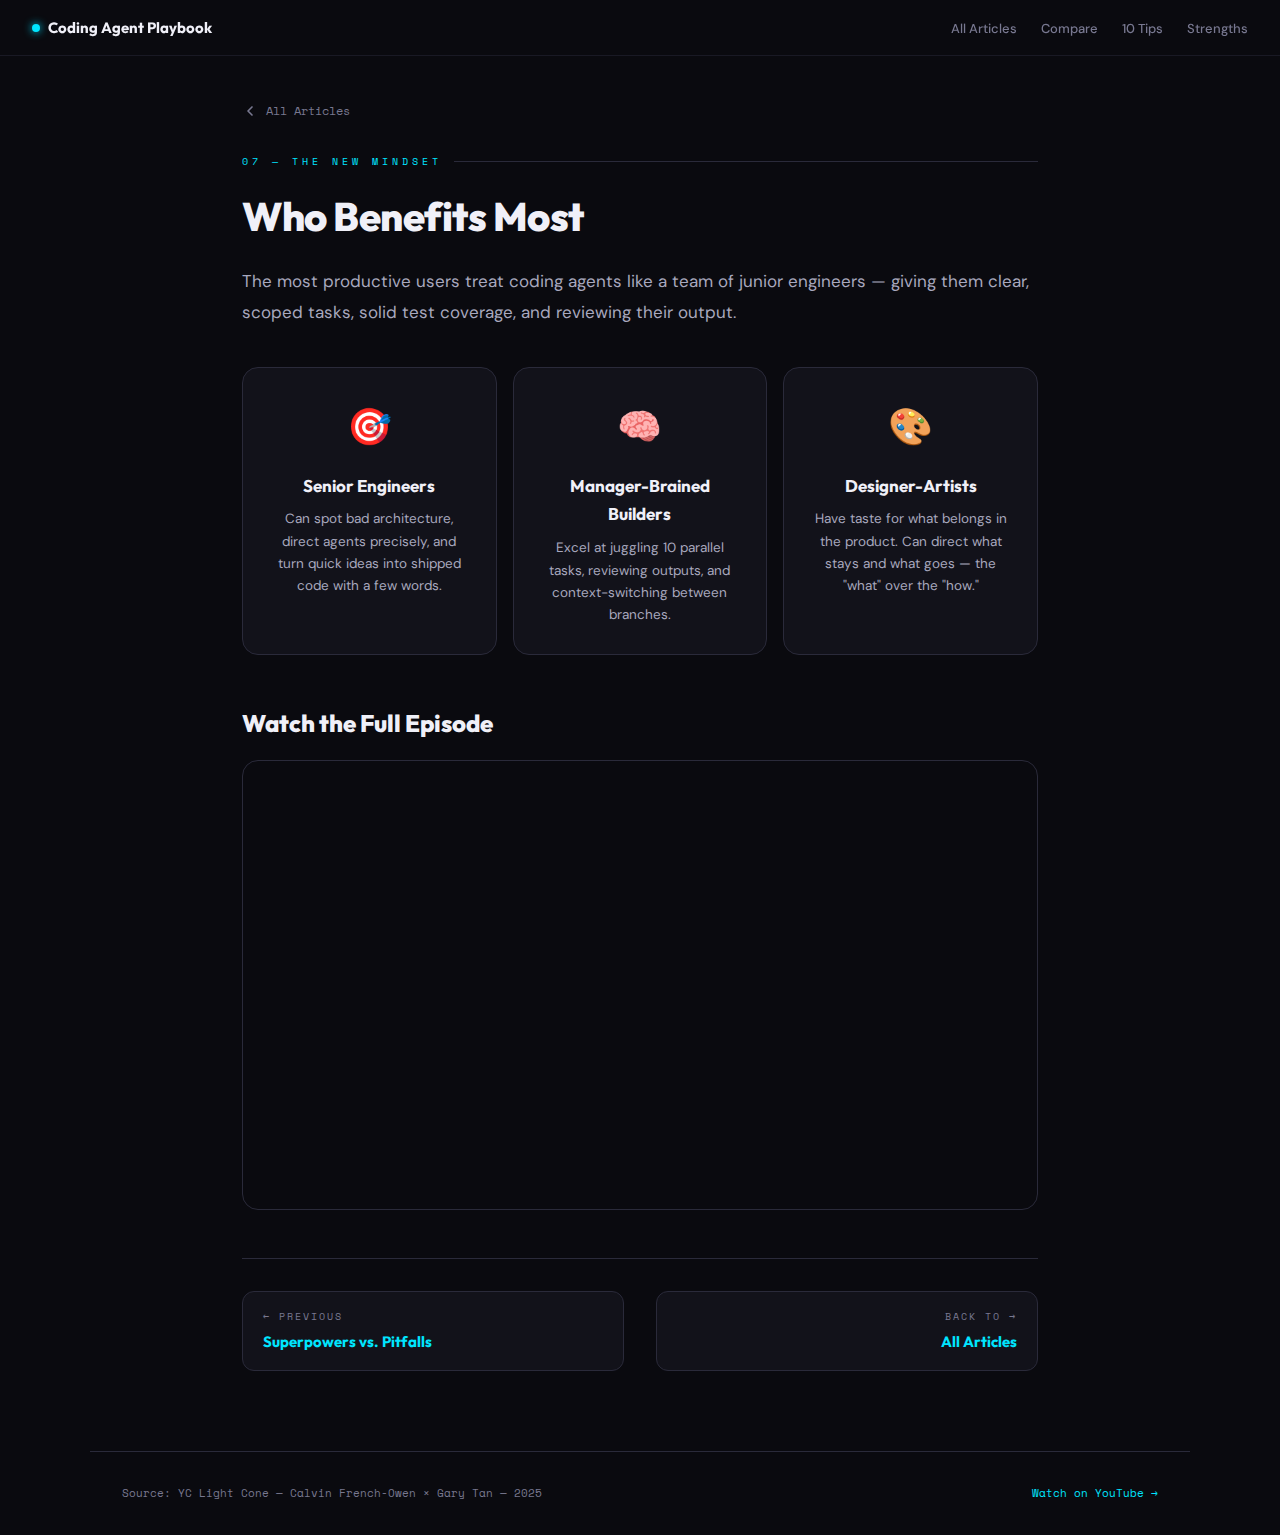
<file: articles/who-benefits.html>
<!DOCTYPE html>
<html lang="en">
<head>
<meta charset="UTF-8">
<meta name="viewport" content="width=device-width, initial-scale=1.0">
<title>Who Benefits Most — Coding Agent Playbook</title>
<link href="https://fonts.googleapis.com/css2?family=Space+Mono:wght@400;700&family=DM+Sans:wght@400;500;600;700&family=Outfit:wght@300;400;600;700;800;900&display=swap" rel="stylesheet">
<link rel="stylesheet" href="../style.css">
</head>
<body>

<nav class="nav">
  <a href="../" class="nav-brand"><span class="ndot"></span> Coding Agent Playbook</a>
  <ul class="nav-links">
    <li><a href="../">All Articles</a></li>
    <li><a href="tool-comparison.html">Compare</a></li>
    <li><a href="10-tips.html">10 Tips</a></li>
    <li><a href="superpowers.html">Strengths</a></li>
  </ul>
</nav>

<div class="article-page">
  <a href="../" class="back-link">
    <svg viewBox="0 0 24 24" fill="none" stroke-width="2.5" stroke-linecap="round" stroke-linejoin="round"><polyline points="15 18 9 12 15 6"></polyline></svg>
    All Articles
  </a>

  <div class="page-label">07 — The New Mindset</div>
  <h1 class="page-title">Who Benefits Most</h1>
  <p class="page-intro">The most productive users treat coding agents like a team of junior engineers — giving them clear, scoped tasks, solid test coverage, and reviewing their output.</p>

  <div class="article-section">
    <div class="mindset-grid">
      <div class="mindset-card">
        <div class="emoji">🎯</div>
        <h4>Senior Engineers</h4>
        <p>Can spot bad architecture, direct agents precisely, and turn quick ideas into shipped code with a few words.</p>
      </div>
      <div class="mindset-card">
        <div class="emoji">🧠</div>
        <h4>Manager-Brained Builders</h4>
        <p>Excel at juggling 10 parallel tasks, reviewing outputs, and context-switching between branches.</p>
      </div>
      <div class="mindset-card">
        <div class="emoji">🎨</div>
        <h4>Designer-Artists</h4>
        <p>Have taste for what belongs in the product. Can direct what stays and what goes — the "what" over the "how."</p>
      </div>
    </div>
  </div>

  <div class="article-section">
    <h2 style="font-family:'Outfit',sans-serif;font-size:24px;font-weight:800;color:var(--text-bright);margin-bottom:16px;">Watch the Full Episode</h2>
    <div class="video-wrapper">
      <iframe src="https://www.youtube.com/embed/qwmmWzPnhog" title="YC Light Cone - Coding Agents" allow="accelerometer; autoplay; clipboard-write; encrypted-media; gyroscope; picture-in-picture" allowfullscreen loading="lazy"></iframe>
    </div>
  </div>

  <div class="article-nav">
    <a href="superpowers.html">
      <span class="nav-label">← Previous</span>
      <span class="nav-title">Superpowers vs. Pitfalls</span>
    </a>
    <a href="../" class="next">
      <span class="nav-label">Back to →</span>
      <span class="nav-title">All Articles</span>
    </a>
  </div>
</div>

<footer class="footer">
  <span>Source: YC Light Cone — Calvin French-Owen × Gary Tan — 2025</span>
  <a href="https://www.youtube.com/watch?v=qwmmWzPnhog" target="_blank">Watch on YouTube →</a>
</footer>
</body>
</html>
</file>
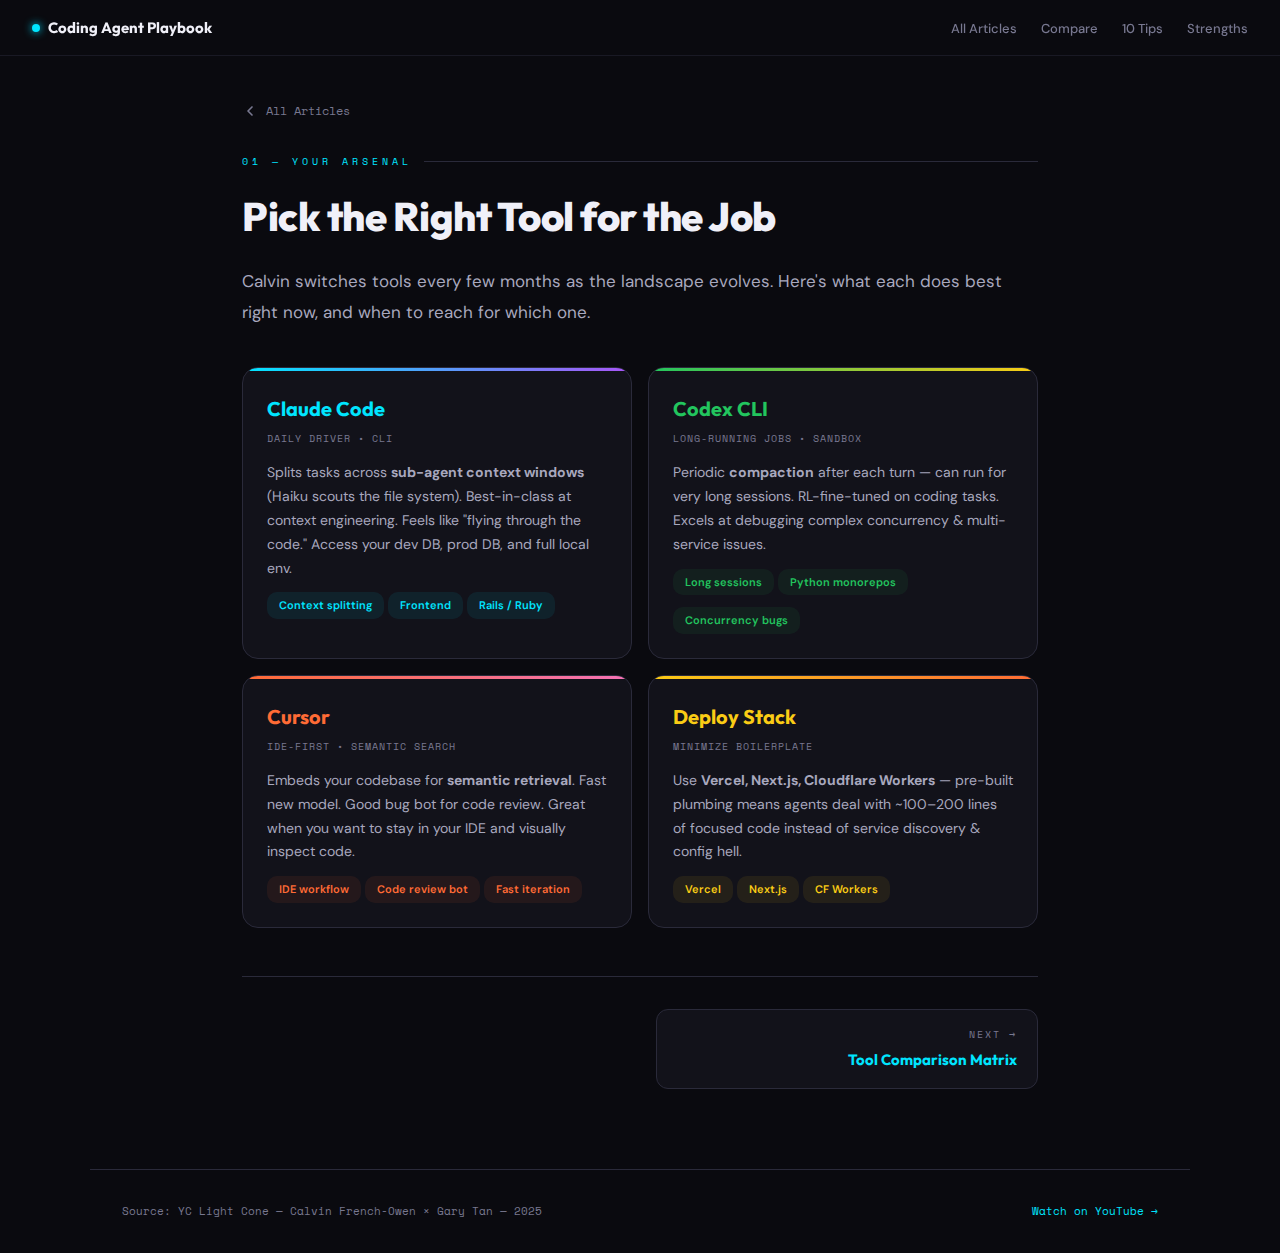
<file: articles/your-arsenal.html>
<!DOCTYPE html>
<html lang="en">
<head>
<meta charset="UTF-8">
<meta name="viewport" content="width=device-width, initial-scale=1.0">
<title>Pick the Right Tool for the Job — Coding Agent Playbook</title>
<link href="https://fonts.googleapis.com/css2?family=Space+Mono:wght@400;700&family=DM+Sans:wght@400;500;600;700&family=Outfit:wght@300;400;600;700;800;900&display=swap" rel="stylesheet">
<link rel="stylesheet" href="../style.css">
</head>
<body>

<nav class="nav">
  <a href="../" class="nav-brand"><span class="ndot"></span> Coding Agent Playbook</a>
  <ul class="nav-links">
    <li><a href="../">All Articles</a></li>
    <li><a href="tool-comparison.html">Compare</a></li>
    <li><a href="10-tips.html">10 Tips</a></li>
    <li><a href="superpowers.html">Strengths</a></li>
  </ul>
</nav>

<div class="article-page">
  <a href="../" class="back-link">
    <svg viewBox="0 0 24 24" fill="none" stroke-width="2.5" stroke-linecap="round" stroke-linejoin="round"><polyline points="15 18 9 12 15 6"></polyline></svg>
    All Articles
  </a>

  <div class="page-label">01 — Your Arsenal</div>
  <h1 class="page-title">Pick the Right Tool for the Job</h1>
  <p class="page-intro">Calvin switches tools every few months as the landscape evolves. Here's what each does best right now, and when to reach for which one.</p>

  <div class="article-section">
    <div class="tools-grid">
      <div class="tool-card claude">
        <div class="tool-name">Claude Code</div>
        <div class="tool-tag">Daily Driver • CLI</div>
        <div class="tool-desc">Splits tasks across <strong>sub-agent context windows</strong> (Haiku scouts the file system). Best-in-class at context engineering. Feels like "flying through the code." Access your dev DB, prod DB, and full local env.</div>
        <span class="strength">Context splitting</span><span class="strength">Frontend</span><span class="strength">Rails / Ruby</span>
      </div>
      <div class="tool-card codex">
        <div class="tool-name">Codex CLI</div>
        <div class="tool-tag">Long-Running Jobs • Sandbox</div>
        <div class="tool-desc">Periodic <strong>compaction</strong> after each turn — can run for very long sessions. RL-fine-tuned on coding tasks. Excels at debugging complex concurrency & multi-service issues.</div>
        <span class="strength">Long sessions</span><span class="strength">Python monorepos</span><span class="strength">Concurrency bugs</span>
      </div>
      <div class="tool-card cursor">
        <div class="tool-name">Cursor</div>
        <div class="tool-tag">IDE-First • Semantic Search</div>
        <div class="tool-desc">Embeds your codebase for <strong>semantic retrieval</strong>. Fast new model. Good bug bot for code review. Great when you want to stay in your IDE and visually inspect code.</div>
        <span class="strength">IDE workflow</span><span class="strength">Code review bot</span><span class="strength">Fast iteration</span>
      </div>
      <div class="tool-card stack">
        <div class="tool-name">Deploy Stack</div>
        <div class="tool-tag">Minimize Boilerplate</div>
        <div class="tool-desc">Use <strong>Vercel, Next.js, Cloudflare Workers</strong> — pre-built plumbing means agents deal with ~100–200 lines of focused code instead of service discovery & config hell.</div>
        <span class="strength">Vercel</span><span class="strength">Next.js</span><span class="strength">CF Workers</span>
      </div>
    </div>
  </div>

  <div class="article-nav">
    <div></div>
    <a href="tool-comparison.html" class="next">
      <span class="nav-label">Next →</span>
      <span class="nav-title">Tool Comparison Matrix</span>
    </a>
  </div>
</div>

<footer class="footer">
  <span>Source: YC Light Cone — Calvin French-Owen × Gary Tan — 2025</span>
  <a href="https://www.youtube.com/watch?v=qwmmWzPnhog" target="_blank">Watch on YouTube →</a>
</footer>
</body>
</html>
</file>
<file: style.css>
:root {
  --bg: #0a0a0f;
  --surface: #12121a;
  --surface-2: #1a1a26;
  --surface-3: #222232;
  --border: #2a2a3a;
  --border-light: #3a3a4a;
  --accent-cyan: #00e5ff;
  --accent-purple: #a855f7;
  --accent-orange: #ff6b35;
  --accent-green: #22c55e;
  --accent-yellow: #facc15;
  --accent-pink: #f472b6;
  --text: #c8c8d8;
  --text-dim: #787890;
  --text-bright: #f0f0f8;
  --text-body: #a8a8be;
}

* { margin: 0; padding: 0; box-sizing: border-box; }
html { scroll-behavior: smooth; }

body {
  background: var(--bg);
  color: var(--text);
  font-family: 'DM Sans', sans-serif;
  line-height: 1.7;
  -webkit-font-smoothing: antialiased;
}

::selection { background: rgba(0,229,255,0.2); color: var(--text-bright); }

/* ========== NAV ========== */
.nav {
  position: fixed;
  top: 0; left: 0; right: 0;
  z-index: 100;
  background: rgba(10, 10, 15, 0.9);
  backdrop-filter: blur(20px);
  border-bottom: 1px solid rgba(42, 42, 58, 0.5);
  padding: 0 32px;
  height: 56px;
  display: flex;
  align-items: center;
  justify-content: space-between;
}

.nav-brand {
  font-family: 'Outfit', sans-serif;
  font-weight: 700;
  font-size: 15px;
  color: var(--text-bright);
  text-decoration: none;
  display: flex;
  align-items: center;
  gap: 8px;
  transition: color 0.2s;
}
.nav-brand:hover { color: var(--accent-cyan); }

.nav-brand .ndot {
  width: 8px; height: 8px;
  border-radius: 50%;
  background: var(--accent-cyan);
  box-shadow: 0 0 8px var(--accent-cyan);
}

.nav-links { display: flex; gap: 24px; list-style: none; }
.nav-links a {
  font-size: 13px;
  color: var(--text-dim);
  text-decoration: none;
  font-weight: 500;
  transition: color 0.2s;
}
.nav-links a:hover { color: var(--accent-cyan); }
@media (max-width: 768px) { .nav-links { display: none; } }

/* ========== HERO (Index) ========== */
.hero {
  min-height: 100vh;
  display: flex;
  align-items: center;
  justify-content: center;
  text-align: center;
  padding: 80px 24px;
  position: relative;
  overflow: hidden;
}

.hero::before {
  content: '';
  position: absolute;
  inset: 0;
  background-image:
    linear-gradient(rgba(0,229,255,0.03) 1px, transparent 1px),
    linear-gradient(90deg, rgba(0,229,255,0.03) 1px, transparent 1px);
  background-size: 60px 60px;
  mask-image: radial-gradient(ellipse 70% 60% at 50% 50%, black 30%, transparent 100%);
}

.hero-glow-1 {
  position: absolute;
  width: 600px; height: 600px;
  border-radius: 50%;
  background: radial-gradient(circle, rgba(0,229,255,0.08) 0%, transparent 70%);
  top: -100px; right: -150px;
  filter: blur(80px);
  animation: float 8s ease-in-out infinite;
}

.hero-glow-2 {
  position: absolute;
  width: 500px; height: 500px;
  border-radius: 50%;
  background: radial-gradient(circle, rgba(168,85,247,0.06) 0%, transparent 70%);
  bottom: -100px; left: -100px;
  filter: blur(80px);
  animation: float 10s ease-in-out infinite reverse;
}

@keyframes float {
  0%, 100% { transform: translate(0, 0); }
  50% { transform: translate(20px, -20px); }
}

.hero-content { position: relative; z-index: 2; max-width: 800px; }

.badge {
  display: inline-block;
  font-family: 'Space Mono', monospace;
  font-size: 10px;
  letter-spacing: 4px;
  text-transform: uppercase;
  color: var(--accent-cyan);
  border: 1px solid rgba(0,229,255,0.3);
  padding: 8px 24px;
  border-radius: 24px;
  margin-bottom: 28px;
  animation: fadeUp 0.6s ease both;
}

.hero h1 {
  font-family: 'Outfit', sans-serif;
  font-size: clamp(36px, 6vw, 64px);
  font-weight: 900;
  line-height: 1.08;
  letter-spacing: -2px;
  background: linear-gradient(135deg, #fff 0%, var(--accent-cyan) 50%, var(--accent-purple) 100%);
  -webkit-background-clip: text;
  -webkit-text-fill-color: transparent;
  background-clip: text;
  margin-bottom: 20px;
  animation: fadeUp 0.6s ease 0.1s both;
}

.hero .subtitle {
  font-size: 17px;
  color: var(--text-dim);
  margin-bottom: 12px;
  font-weight: 500;
  animation: fadeUp 0.6s ease 0.2s both;
}

.hero .meta {
  font-family: 'Space Mono', monospace;
  font-size: 12px;
  color: var(--text-dim);
  opacity: 0.6;
  margin-bottom: 36px;
  animation: fadeUp 0.6s ease 0.3s both;
}
.hero .meta a { color: var(--accent-cyan); text-decoration: none; }
.hero .meta a:hover { text-decoration: underline; }

.scroll-cue {
  animation: fadeUp 0.6s ease 0.5s both;
  display: inline-flex;
  flex-direction: column;
  align-items: center;
  gap: 8px;
  color: var(--text-dim);
  font-size: 12px;
  font-family: 'Space Mono', monospace;
  cursor: pointer;
  text-decoration: none;
}

.scroll-cue .arrow {
  width: 18px; height: 18px;
  border-right: 2px solid var(--accent-cyan);
  border-bottom: 2px solid var(--accent-cyan);
  transform: rotate(45deg);
  animation: bounce 2s ease infinite;
}

@keyframes bounce {
  0%, 100% { transform: rotate(45deg) translate(0,0); }
  50% { transform: rotate(45deg) translate(4px, 4px); }
}

@keyframes fadeUp {
  from { opacity: 0; transform: translateY(20px); }
  to { opacity: 1; transform: translateY(0); }
}

/* ========== ARTICLE CARDS GRID (Index) ========== */
.articles-hub {
  max-width: 1100px;
  margin: 0 auto;
  padding: 0 32px 80px;
}

.hub-title {
  font-family: 'Space Mono', monospace;
  font-size: 10px;
  letter-spacing: 4px;
  text-transform: uppercase;
  color: var(--accent-cyan);
  margin-bottom: 24px;
  display: flex;
  align-items: center;
  gap: 12px;
}
.hub-title::after { content: ''; flex: 1; height: 1px; background: var(--border); }

.hub-grid {
  display: grid;
  grid-template-columns: repeat(auto-fill, minmax(320px, 1fr));
  gap: 20px;
}

.hub-card {
  background: var(--surface);
  border: 1px solid var(--border);
  border-radius: 16px;
  padding: 28px;
  text-decoration: none;
  display: block;
  position: relative;
  overflow: hidden;
  transition: transform 0.25s, border-color 0.3s, box-shadow 0.3s;
}

.hub-card:hover {
  transform: translateY(-4px);
  border-color: var(--border-light);
  box-shadow: 0 12px 40px rgba(0,0,0,0.3);
}

.hub-card::before {
  content: '';
  position: absolute;
  top: 0; left: 0; right: 0;
  height: 3px;
}

.hub-card .card-num {
  font-family: 'Space Mono', monospace;
  font-size: 11px;
  color: var(--text-dim);
  letter-spacing: 2px;
  text-transform: uppercase;
  margin-bottom: 12px;
}

.hub-card .card-title {
  font-family: 'Outfit', sans-serif;
  font-size: 22px;
  font-weight: 800;
  color: var(--text-bright);
  margin-bottom: 10px;
  line-height: 1.3;
}

.hub-card .card-desc {
  font-size: 14px;
  color: var(--text-body);
  line-height: 1.7;
  margin-bottom: 16px;
}

.hub-card .card-arrow {
  font-family: 'Space Mono', monospace;
  font-size: 12px;
  color: var(--accent-cyan);
  display: flex;
  align-items: center;
  gap: 6px;
  transition: gap 0.2s;
}

.hub-card:hover .card-arrow { gap: 12px; }

/* Card color variants */
.hub-card.c-cyan::before { background: linear-gradient(90deg, var(--accent-cyan), var(--accent-purple)); }
.hub-card.c-cyan:hover { border-color: rgba(0,229,255,0.25); }
.hub-card.c-green::before { background: linear-gradient(90deg, var(--accent-green), var(--accent-cyan)); }
.hub-card.c-green:hover { border-color: rgba(34,197,94,0.25); }
.hub-card.c-orange::before { background: linear-gradient(90deg, var(--accent-orange), var(--accent-yellow)); }
.hub-card.c-orange:hover { border-color: rgba(255,107,53,0.25); }
.hub-card.c-purple::before { background: linear-gradient(90deg, var(--accent-purple), var(--accent-pink)); }
.hub-card.c-purple:hover { border-color: rgba(168,85,247,0.25); }
.hub-card.c-yellow::before { background: linear-gradient(90deg, var(--accent-yellow), var(--accent-green)); }
.hub-card.c-yellow:hover { border-color: rgba(250,204,21,0.25); }
.hub-card.c-pink::before { background: linear-gradient(90deg, var(--accent-pink), var(--accent-purple)); }
.hub-card.c-pink:hover { border-color: rgba(244,114,182,0.25); }

/* ========== ARTICLE PAGE LAYOUT ========== */
.article-page {
  max-width: 860px;
  margin: 0 auto;
  padding: 100px 32px 80px;
}

.article-page .back-link {
  display: inline-flex;
  align-items: center;
  gap: 8px;
  font-family: 'Space Mono', monospace;
  font-size: 12px;
  color: var(--text-dim);
  text-decoration: none;
  margin-bottom: 32px;
  transition: color 0.2s, gap 0.2s;
}
.article-page .back-link:hover { color: var(--accent-cyan); gap: 12px; }
.article-page .back-link svg { width: 16px; height: 16px; stroke: currentColor; }

.article-page .page-label {
  font-family: 'Space Mono', monospace;
  font-size: 10px;
  letter-spacing: 4px;
  text-transform: uppercase;
  color: var(--accent-cyan);
  margin-bottom: 12px;
  display: flex;
  align-items: center;
  gap: 12px;
}
.article-page .page-label::after { content: ''; flex: 1; height: 1px; background: var(--border); }

.article-page .page-title {
  font-family: 'Outfit', sans-serif;
  font-size: clamp(28px, 4vw, 40px);
  font-weight: 800;
  color: var(--text-bright);
  letter-spacing: -0.5px;
  margin-bottom: 16px;
}

.article-page .page-intro {
  font-size: 17px;
  color: var(--text-body);
  line-height: 1.8;
  margin-bottom: 40px;
}

/* ========== SHARED COMPONENTS ========== */

/* Tool Cards */
.tools-grid {
  display: grid;
  grid-template-columns: repeat(auto-fit, minmax(260px, 1fr));
  gap: 16px;
  margin-bottom: 12px;
}

.tool-card {
  background: var(--surface);
  border: 1px solid var(--border);
  border-radius: 16px;
  padding: 24px;
  position: relative;
  overflow: hidden;
  transition: transform 0.25s, border-color 0.3s;
}
.tool-card:hover { transform: translateY(-3px); }
.tool-card::before { content: ''; position: absolute; top: 0; left: 0; right: 0; height: 3px; }

.tool-card.claude::before { background: linear-gradient(90deg, var(--accent-cyan), var(--accent-purple)); }
.tool-card.claude:hover { border-color: rgba(0,229,255,0.3); }
.tool-card.codex::before { background: linear-gradient(90deg, var(--accent-green), var(--accent-yellow)); }
.tool-card.codex:hover { border-color: rgba(34,197,94,0.3); }
.tool-card.cursor::before { background: linear-gradient(90deg, var(--accent-orange), var(--accent-pink)); }
.tool-card.cursor:hover { border-color: rgba(255,107,53,0.3); }
.tool-card.stack::before { background: linear-gradient(90deg, var(--accent-yellow), var(--accent-orange)); }
.tool-card.stack:hover { border-color: rgba(250,204,21,0.3); }

.tool-name { font-family: 'Outfit', sans-serif; font-size: 20px; font-weight: 700; margin-bottom: 4px; }
.tool-card.claude .tool-name { color: var(--accent-cyan); }
.tool-card.codex .tool-name { color: var(--accent-green); }
.tool-card.cursor .tool-name { color: var(--accent-orange); }
.tool-card.stack .tool-name { color: var(--accent-yellow); }

.tool-tag { font-family: 'Space Mono', monospace; font-size: 10px; color: var(--text-dim); letter-spacing: 1px; text-transform: uppercase; margin-bottom: 14px; }
.tool-desc { font-size: 14px; line-height: 1.7; color: var(--text-body); }

.strength { display: inline-block; font-size: 11px; padding: 4px 12px; border-radius: 10px; margin-top: 12px; margin-right: 4px; font-weight: 600; }
.tool-card.claude .strength { background: rgba(0,229,255,0.08); color: var(--accent-cyan); }
.tool-card.codex .strength { background: rgba(34,197,94,0.08); color: var(--accent-green); }
.tool-card.cursor .strength { background: rgba(255,107,53,0.08); color: var(--accent-orange); }
.tool-card.stack .strength { background: rgba(250,204,21,0.08); color: var(--accent-yellow); }

/* Comparison Table */
.table-wrap {
  overflow-x: auto;
  border-radius: 16px;
  border: 1px solid var(--border);
  background: var(--surface);
}
.compare-table { width: 100%; min-width: 700px; border-collapse: collapse; font-size: 13.5px; }
.compare-table thead { background: var(--surface-2); border-bottom: 1px solid var(--border); }
.compare-table th { padding: 16px 20px; font-family: 'Outfit', sans-serif; font-weight: 700; font-size: 15px; color: var(--text-bright); text-align: left; white-space: nowrap; }
.th-dot { display: inline-block; width: 8px; height: 8px; border-radius: 50%; margin-right: 8px; vertical-align: middle; }
.compare-table td { padding: 14px 20px; color: var(--text-body); border-bottom: 1px solid rgba(42,42,58,0.4); vertical-align: top; line-height: 1.6; }
.compare-table tbody tr { transition: background 0.15s; }
.compare-table tbody tr:hover { background: rgba(0,229,255,0.02); }
.compare-table tbody tr:last-child td { border-bottom: none; }
.feature-col { font-family: 'Space Mono', monospace; font-size: 11.5px !important; letter-spacing: 0.5px; color: var(--text-dim) !important; text-transform: uppercase; white-space: nowrap; width: 140px; min-width: 140px; }
.cell-tag { display: inline-block; font-size: 11px; padding: 3px 10px; border-radius: 8px; font-weight: 600; font-family: 'Space Mono', monospace; }
.cyan-tag { background: rgba(0,229,255,0.1); color: var(--accent-cyan); }
.green-tag { background: rgba(34,197,94,0.1); color: var(--accent-green); }
.orange-tag { background: rgba(255,107,53,0.1); color: var(--accent-orange); }
.cell-yes { color: var(--accent-green); font-weight: 700; margin-right: 4px; }
.cell-no { color: var(--accent-orange); font-weight: 700; margin-right: 4px; }
.cell-partial { color: var(--accent-yellow); font-weight: 700; margin-right: 4px; }
.super-cell { font-weight: 600; font-style: italic; }
.cyan-glow { color: var(--accent-cyan); }
.green-glow { color: var(--accent-green); }
.orange-glow { color: var(--accent-orange); }

/* Architecture */
.arch-grid { display: grid; grid-template-columns: 1fr 1fr; gap: 16px; }
@media (max-width: 700px) { .arch-grid { grid-template-columns: 1fr; } }
.arch-card { background: var(--surface); border: 1px solid var(--border); border-radius: 16px; padding: 28px; }
.arch-card h3 { font-family: 'Outfit', sans-serif; font-size: 18px; font-weight: 700; margin-bottom: 16px; display: flex; align-items: center; gap: 10px; color: var(--text-bright); }
.dot { width: 10px; height: 10px; border-radius: 50%; display: inline-block; }
.dot.cyan { background: var(--accent-cyan); box-shadow: 0 0 8px var(--accent-cyan); }
.dot.green { background: var(--accent-green); box-shadow: 0 0 8px var(--accent-green); }
.flow { font-family: 'Space Mono', monospace; font-size: 11.5px; line-height: 2.2; color: var(--text); }
.node { display: inline-block; padding: 3px 10px; border-radius: 6px; font-size: 11px; }
.node.cyan-bg { background: rgba(0,229,255,0.1); color: var(--accent-cyan); }
.node.green-bg { background: rgba(34,197,94,0.1); color: var(--accent-green); }
.detail { margin-top: 16px; font-size: 13px; color: var(--text-body); line-height: 1.9; }
.detail span { color: var(--accent-cyan); font-weight: 600; }
.arch-card:last-child .detail span { color: var(--accent-green); }

/* Warning */
.warning-banner { background: linear-gradient(135deg, rgba(255,107,53,0.06), rgba(250,204,21,0.04)); border: 1px solid rgba(255,107,53,0.2); border-radius: 16px; padding: 28px 32px; display: flex; gap: 18px; align-items: flex-start; }
.warning-icon { font-size: 28px; flex-shrink: 0; }
.warning-banner h3 { font-family: 'Outfit', sans-serif; font-size: 18px; font-weight: 700; color: var(--accent-orange); margin-bottom: 10px; }
.warning-banner p { font-size: 14px; line-height: 1.75; color: var(--text-body); }
.mono { font-family: 'Space Mono', monospace; background: rgba(255,107,53,0.1); padding: 2px 10px; border-radius: 4px; font-size: 12px; color: var(--accent-orange); }
.canary { margin-top: 14px; padding: 16px 20px; background: rgba(250,204,21,0.05); border: 1px solid rgba(250,204,21,0.15); border-radius: 10px; font-size: 13px; line-height: 1.7; }
.canary strong { color: var(--accent-yellow); }
.canary em { color: var(--text); }

/* Tips */
.tips-grid { display: grid; grid-template-columns: repeat(auto-fit, minmax(340px, 1fr)); gap: 16px; }
@media (max-width: 700px) { .tips-grid { grid-template-columns: 1fr; } }
.tip-card { background: var(--surface); border: 1px solid var(--border); border-radius: 16px; padding: 24px; display: flex; gap: 18px; align-items: flex-start; transition: transform 0.2s, border-color 0.3s; }
.tip-card:hover { transform: translateY(-2px); border-color: var(--border-light); }
.tip-num { font-family: 'Outfit', sans-serif; font-size: 34px; font-weight: 900; line-height: 1; min-width: 42px; background: linear-gradient(180deg, var(--accent-cyan), var(--accent-purple)); -webkit-background-clip: text; -webkit-text-fill-color: transparent; background-clip: text; }
.tip-content h3 { font-family: 'Outfit', sans-serif; font-size: 16px; font-weight: 700; color: var(--text-bright); margin-bottom: 8px; }
.tip-content p { font-size: 13.5px; line-height: 1.7; color: var(--text-body); }
.hl { color: var(--accent-cyan); font-weight: 600; }

/* Superpowers/Weaknesses */
.sw-grid { display: grid; grid-template-columns: 1fr 1fr; gap: 16px; }
@media (max-width: 700px) { .sw-grid { grid-template-columns: 1fr; } }
.sw-card { border-radius: 16px; padding: 28px; border: 1px solid var(--border); }
.sw-card.super { background: linear-gradient(135deg, rgba(34,197,94,0.04), rgba(0,229,255,0.04)); border-color: rgba(34,197,94,0.15); }
.sw-card.weak { background: linear-gradient(135deg, rgba(255,107,53,0.04), rgba(244,114,182,0.04)); border-color: rgba(255,107,53,0.15); }
.sw-card h3 { font-family: 'Outfit', sans-serif; font-size: 18px; font-weight: 700; margin-bottom: 16px; }
.sw-card.super h3 { color: var(--accent-green); }
.sw-card.weak h3 { color: var(--accent-orange); }
.sw-item { display: flex; align-items: flex-start; gap: 10px; margin-bottom: 12px; font-size: 13.5px; line-height: 1.6; color: var(--text-body); }
.sw-item .icon { flex-shrink: 0; font-size: 14px; margin-top: 2px; }
.sw-item strong { color: var(--text); }

/* Quote */
.quote-card { background: var(--surface); border-left: 3px solid var(--accent-purple); border-radius: 0 16px 16px 0; padding: 32px 36px; position: relative; }
.quote-mark { font-size: 60px; line-height: 1; color: var(--accent-purple); opacity: 0.3; position: absolute; top: 16px; left: 20px; font-family: Georgia, serif; }
.quote-card blockquote { font-size: 18px; line-height: 1.7; color: var(--text); font-style: italic; padding-left: 8px; }
.quote-card .attr { font-style: normal; font-size: 13px; color: var(--text-dim); margin-top: 14px; font-family: 'Space Mono', monospace; padding-left: 8px; }

/* Mindset */
.mindset-grid { display: grid; grid-template-columns: repeat(3, 1fr); gap: 16px; }
@media (max-width: 800px) { .mindset-grid { grid-template-columns: 1fr; } }
.mindset-card { background: var(--surface); border: 1px solid var(--border); border-radius: 16px; padding: 28px; text-align: center; transition: transform 0.25s, border-color 0.3s; }
.mindset-card:hover { transform: translateY(-3px); border-color: var(--border-light); }
.mindset-card .emoji { font-size: 36px; margin-bottom: 14px; }
.mindset-card h4 { font-family: 'Outfit', sans-serif; font-size: 17px; font-weight: 700; color: var(--text-bright); margin-bottom: 8px; }
.mindset-card p { font-size: 13.5px; color: var(--text-body); line-height: 1.65; }

/* Video */
.video-wrapper { position: relative; padding-bottom: 56.25%; height: 0; border-radius: 16px; overflow: hidden; border: 1px solid var(--border); }
.video-wrapper iframe { position: absolute; top: 0; left: 0; width: 100%; height: 100%; border: 0; }

/* Footer */
.footer {
  max-width: 1100px;
  margin: 0 auto;
  padding: 32px;
  border-top: 1px solid var(--border);
  display: flex;
  justify-content: space-between;
  align-items: center;
  font-family: 'Space Mono', monospace;
  font-size: 11px;
  color: var(--text-dim);
}
.footer a { color: var(--accent-cyan); text-decoration: none; }
.footer a:hover { text-decoration: underline; }
@media (max-width: 600px) { .footer { flex-direction: column; gap: 8px; text-align: center; } }

/* Article nav (prev/next) */
.article-nav {
  display: flex;
  justify-content: space-between;
  gap: 16px;
  margin-top: 48px;
  padding-top: 32px;
  border-top: 1px solid var(--border);
}

.article-nav a {
  display: flex;
  flex-direction: column;
  gap: 4px;
  text-decoration: none;
  padding: 16px 20px;
  background: var(--surface);
  border: 1px solid var(--border);
  border-radius: 12px;
  transition: border-color 0.2s, transform 0.2s;
  flex: 1;
  max-width: 48%;
}

.article-nav a:hover { border-color: var(--accent-cyan); transform: translateY(-2px); }
.article-nav a.next { text-align: right; margin-left: auto; }

.article-nav .nav-label {
  font-family: 'Space Mono', monospace;
  font-size: 10px;
  letter-spacing: 2px;
  text-transform: uppercase;
  color: var(--text-dim);
}

.article-nav .nav-title {
  font-family: 'Outfit', sans-serif;
  font-size: 15px;
  font-weight: 700;
  color: var(--accent-cyan);
}

@media (max-width: 600px) {
  .article-nav { flex-direction: column; }
  .article-nav a { max-width: 100%; }
  .article-nav a.next { text-align: left; }
}

/* Section spacing for article pages */
.article-section { margin-bottom: 48px; }
</file>
